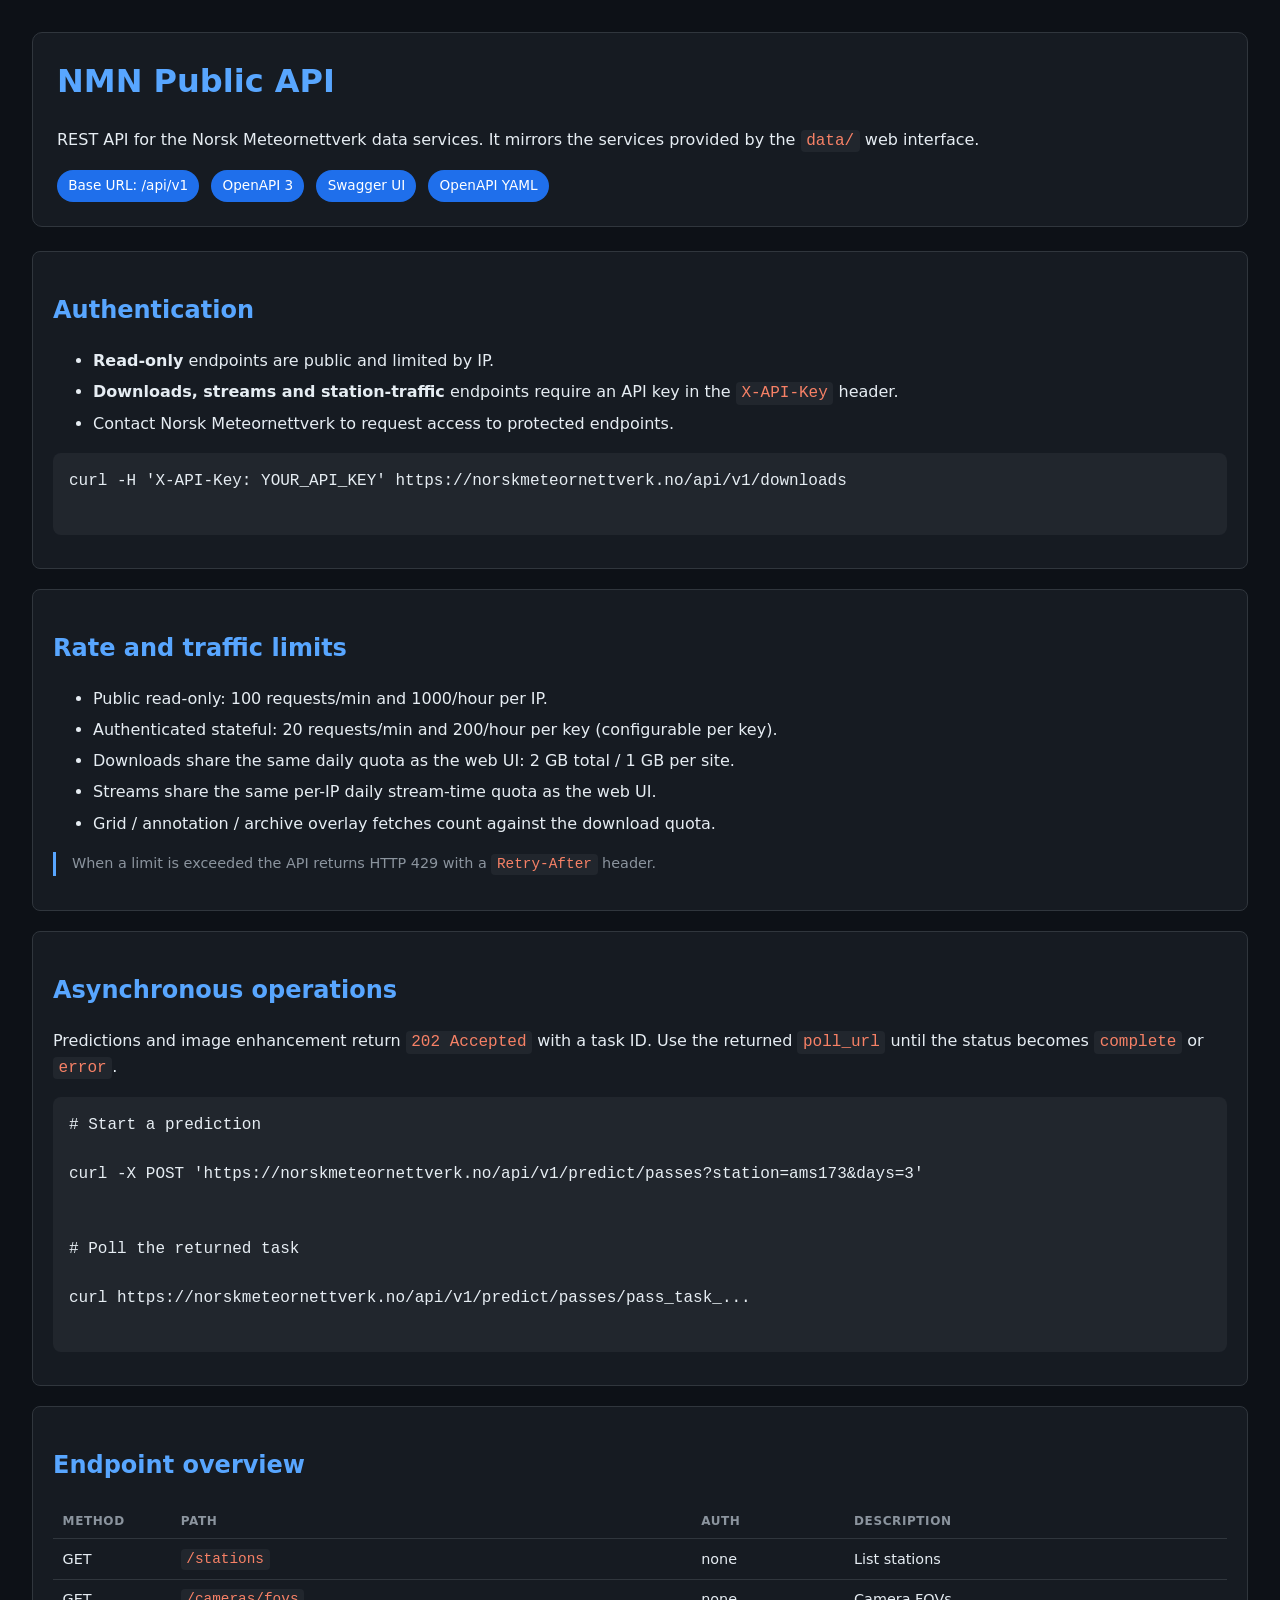
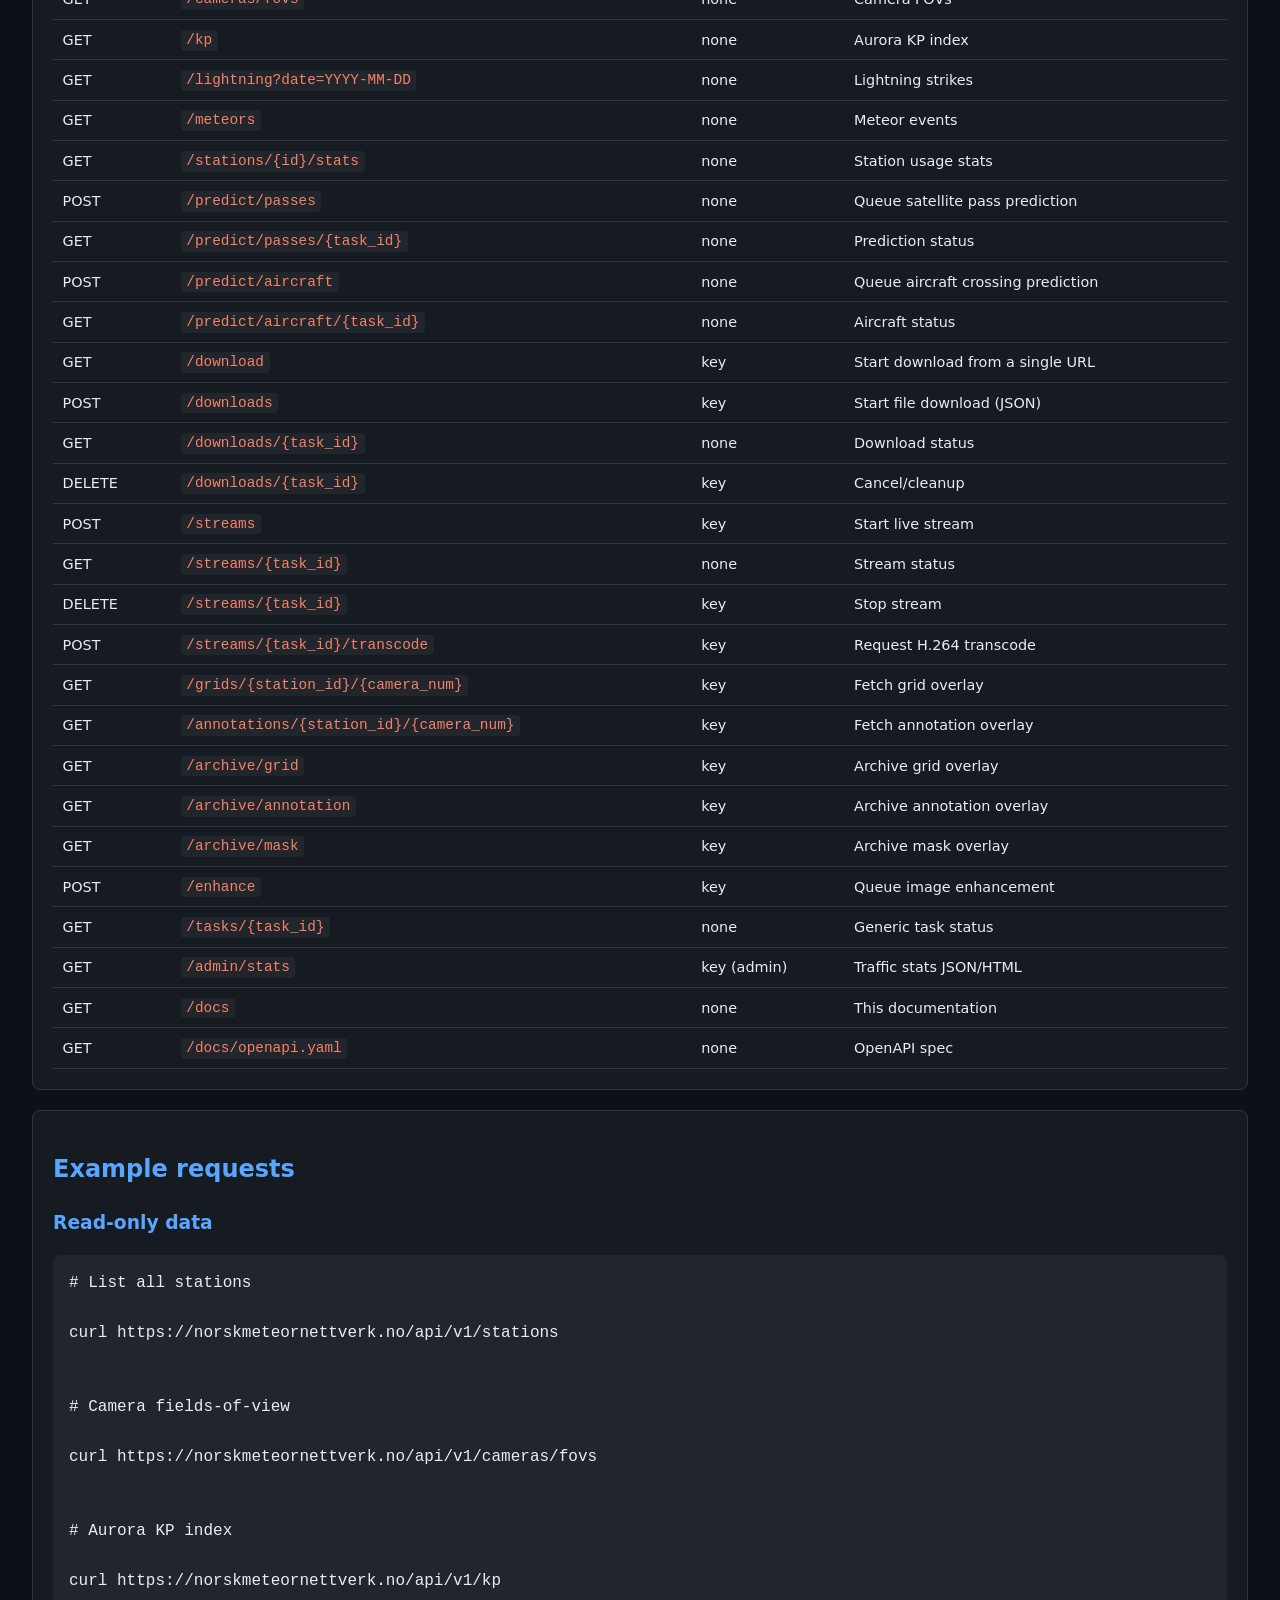
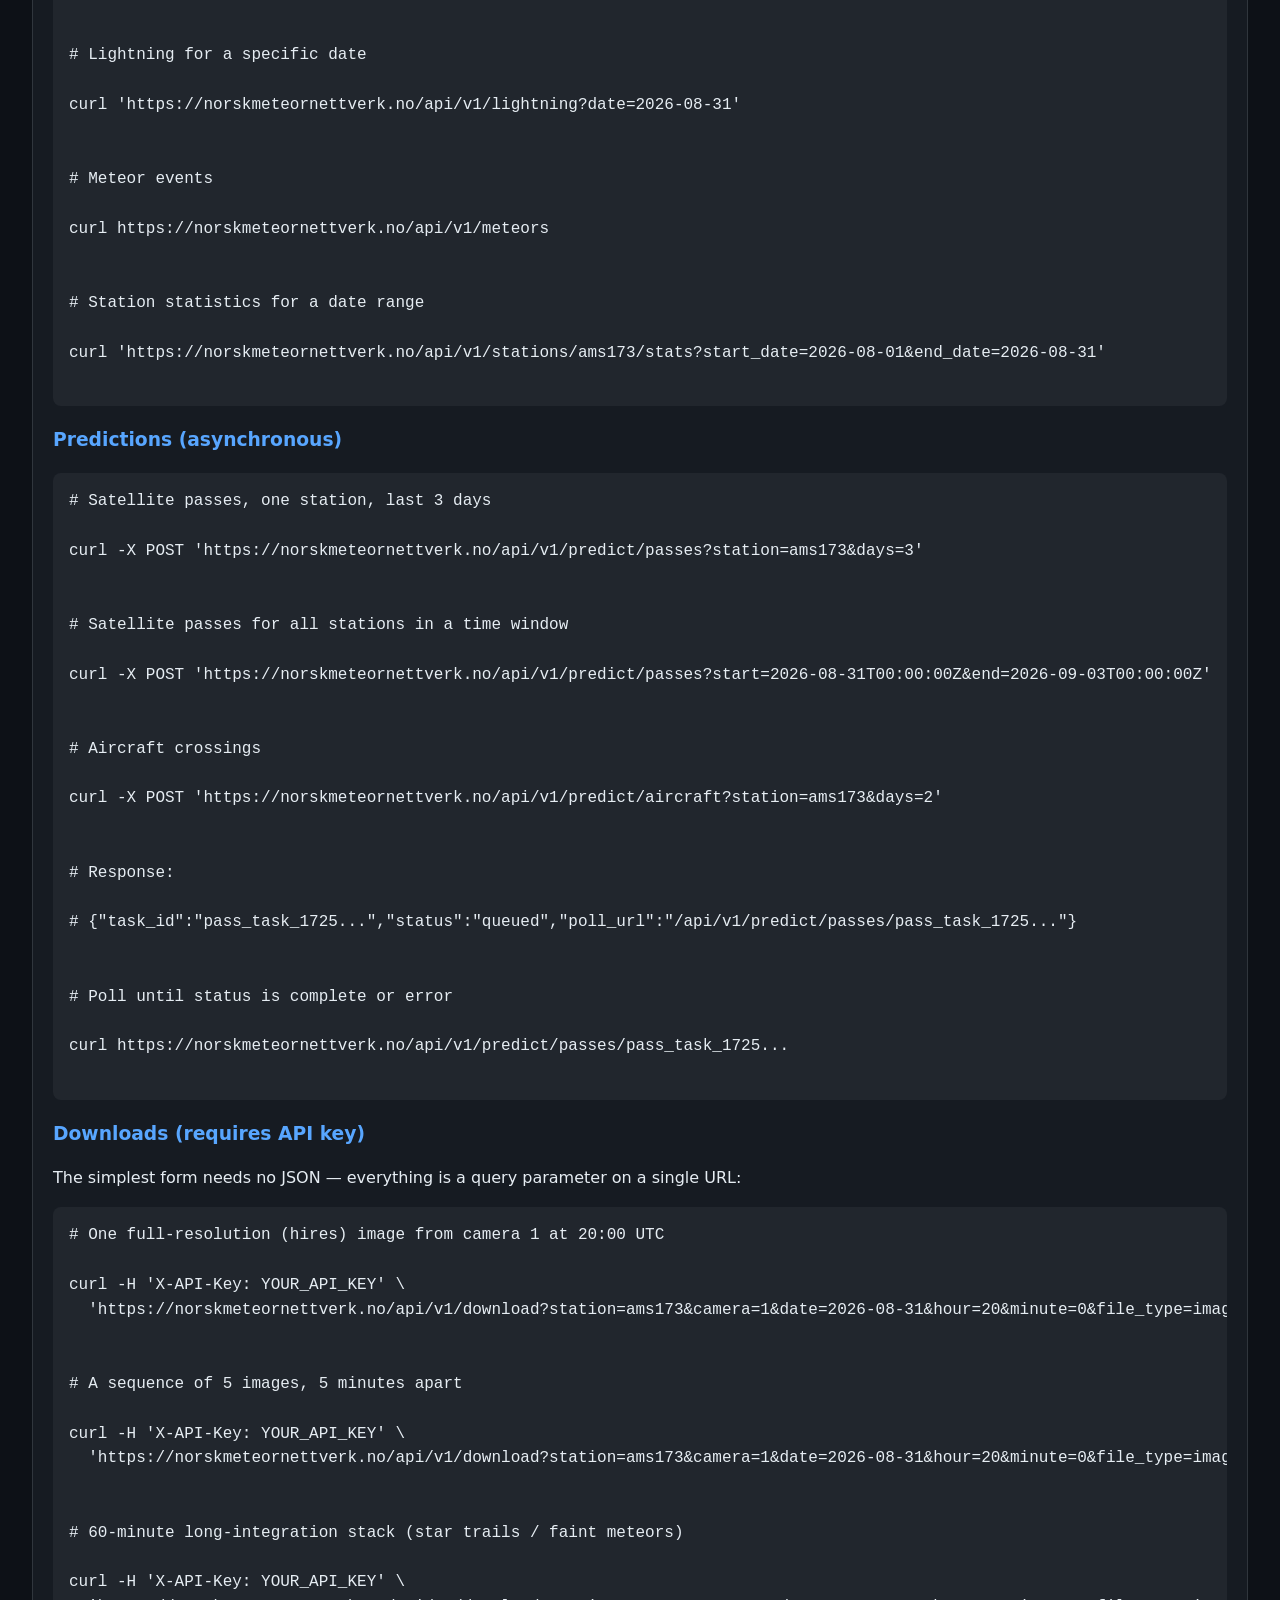
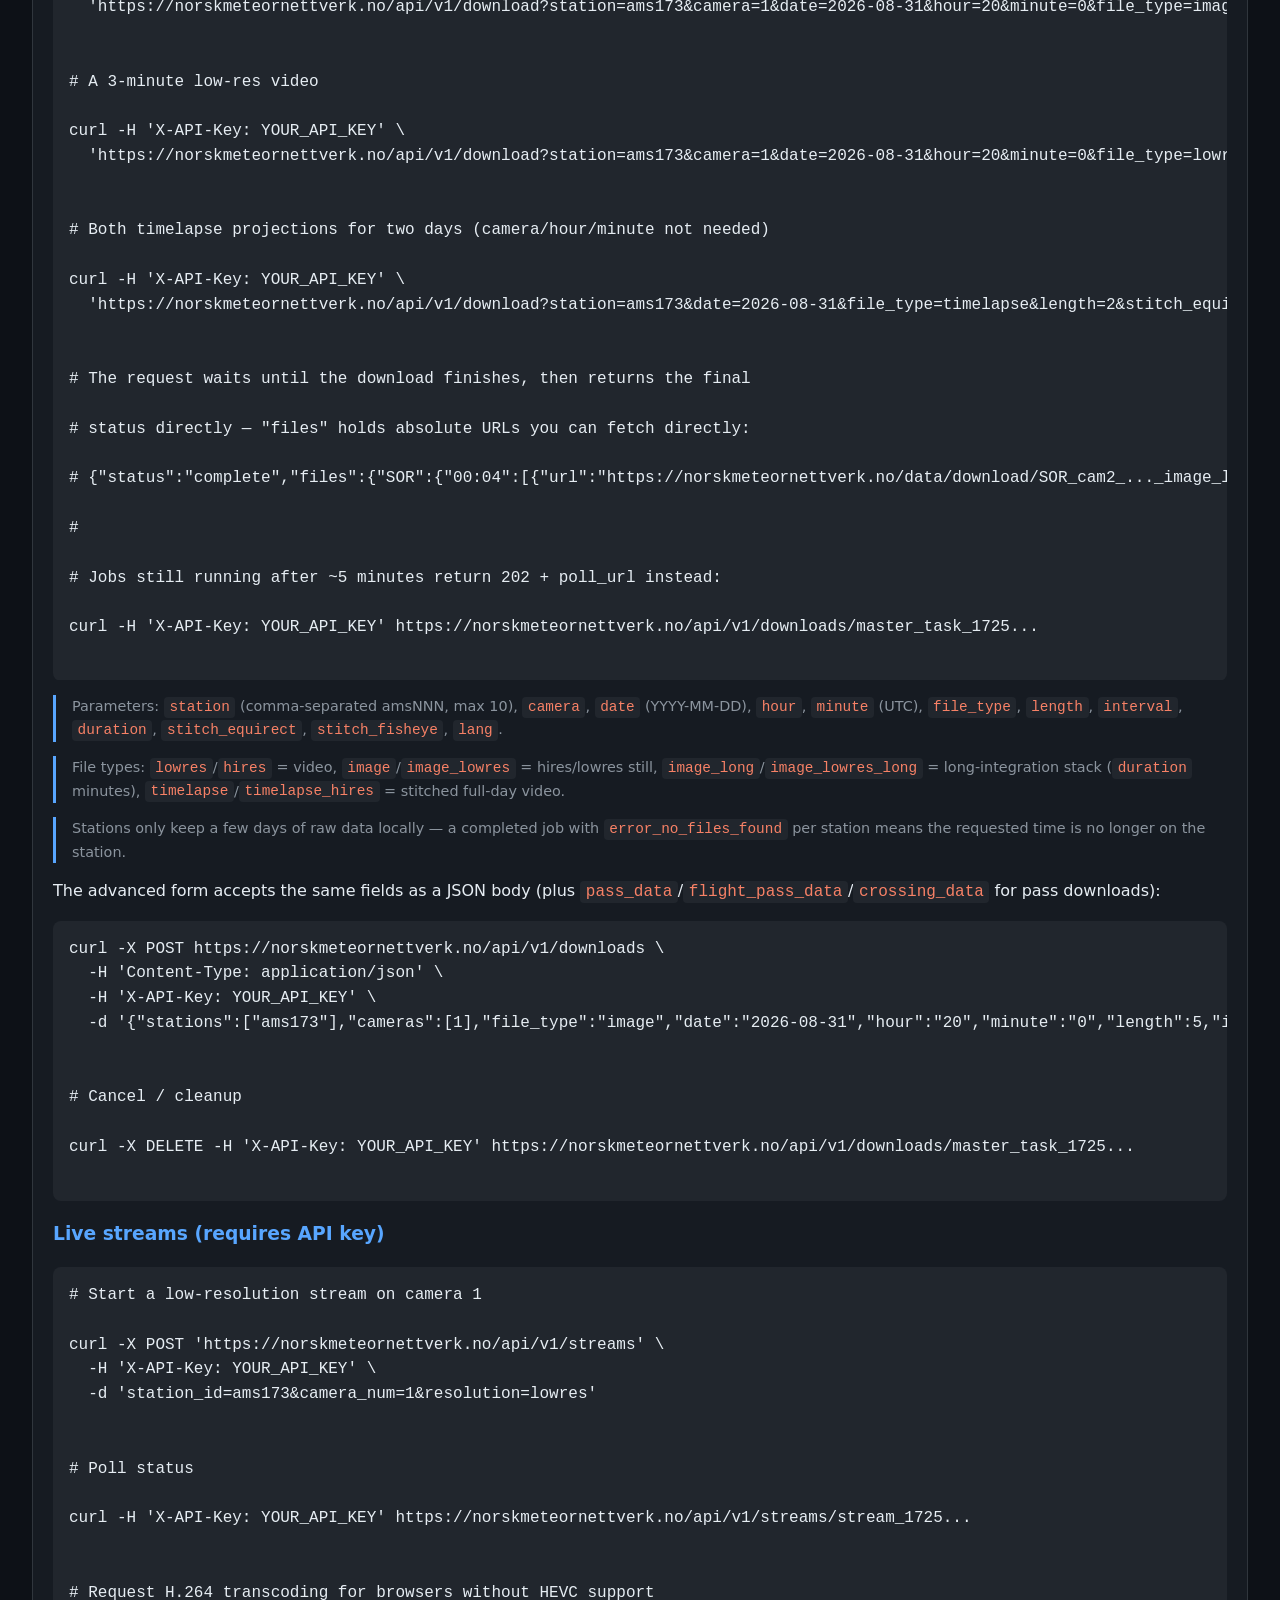
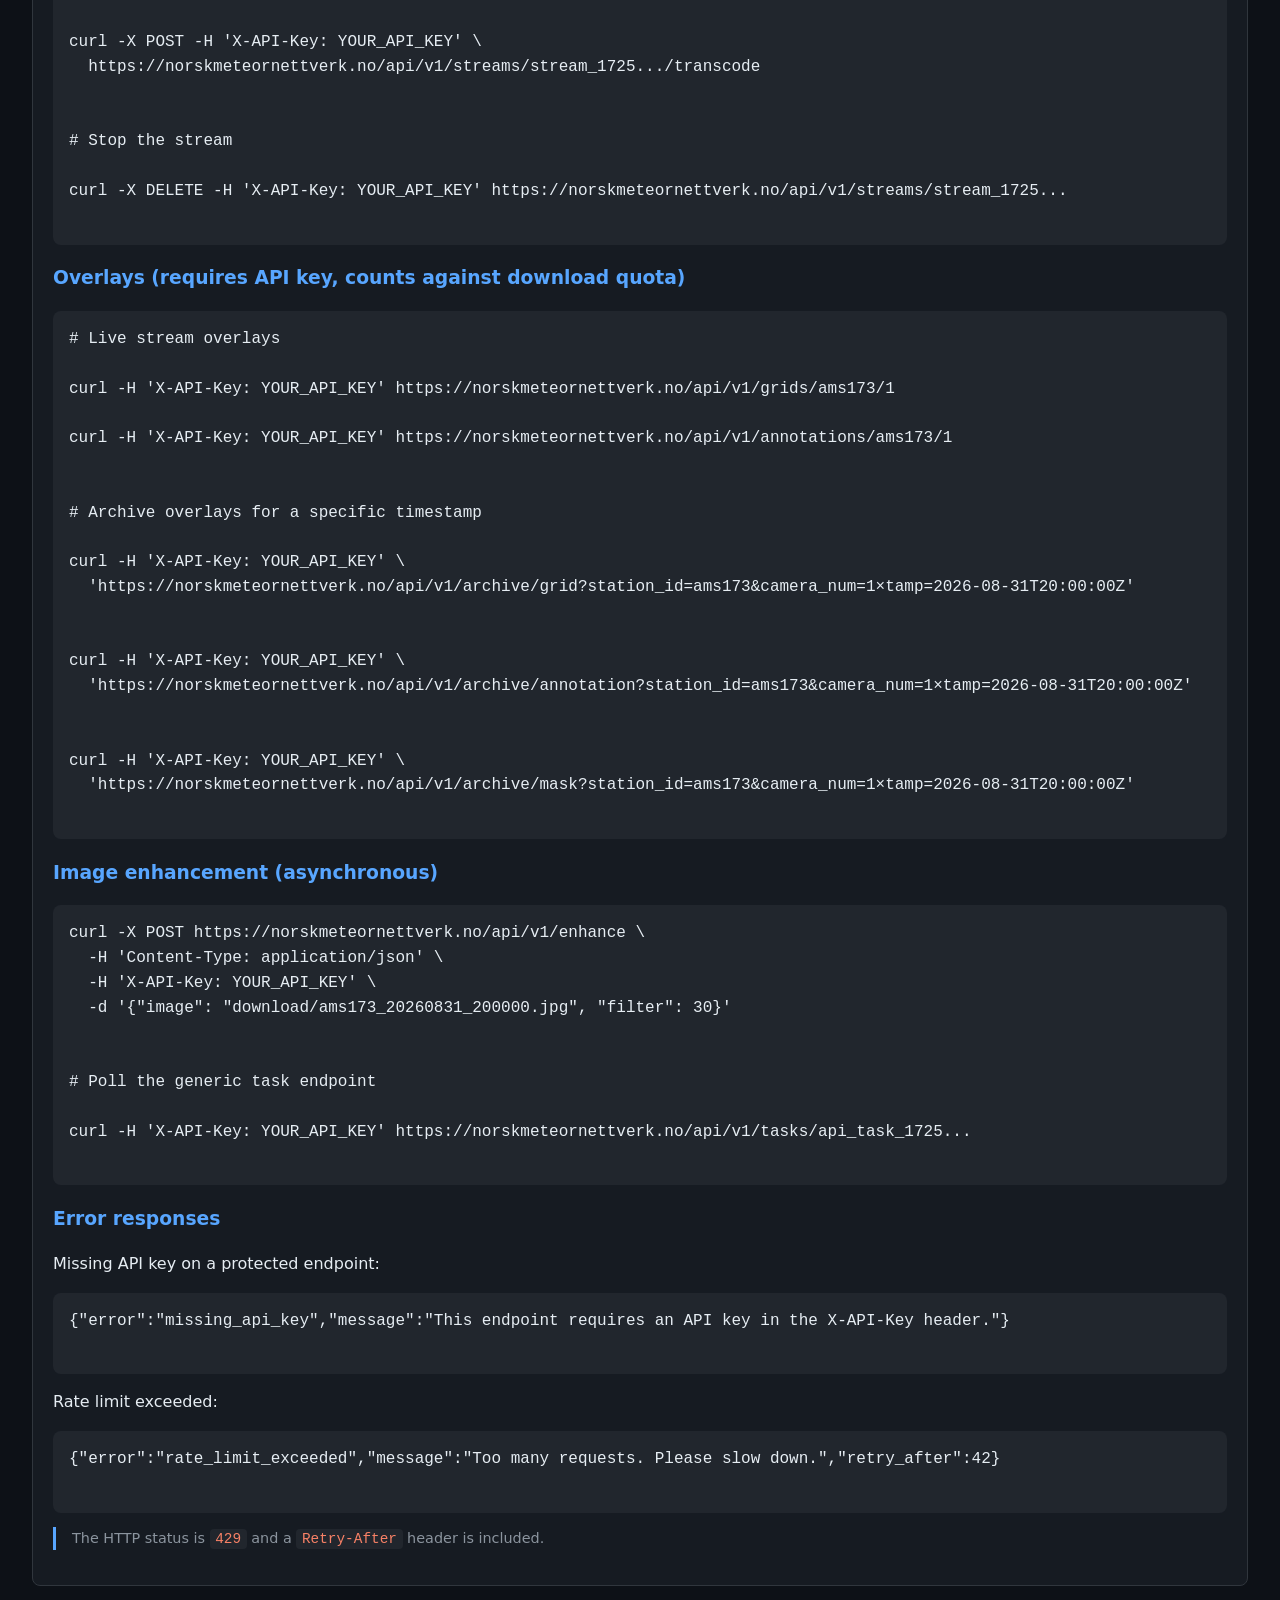
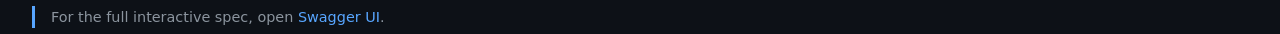
<file: api/docs/README.html>
<!DOCTYPE html>
<html lang="en">
<head>
  <meta charset="UTF-8">
  <meta name="viewport" content="width=device-width, initial-scale=1">
  <title>NMN Public API Documentation</title>
  <style>
    :root { --bg:#0d1117; --card:#161b22; --border:#30363d; --text:#e6edf3; --muted:#8b949e; --accent:#58a6ff; --code:#f78166; }
    body { font-family: system-ui, -apple-system, sans-serif; background: var(--bg); color: var(--text); line-height: 1.55; margin: 0; padding: 2rem; }
    .container { max-width: none; margin: 0; }
    h1, h2, h3 { color: var(--accent); }
    a { color: var(--accent); text-decoration: none; }
    a:hover { text-decoration: underline; }
    .hero { background: var(--card); border: 1px solid var(--border); border-radius: 10px; padding: 1.5rem; margin-bottom: 1.5rem; }
    .hero h1 { margin-top: 0; }
    .badges { display: flex; gap: .75rem; flex-wrap: wrap; margin-top: 1rem; }
    .badge { background: #1f6feb; color: #fff; padding: .35rem .7rem; border-radius: 999px; font-size: .85rem; }
    .card { background: var(--card); border: 1px solid var(--border); border-radius: 8px; padding: 1.25rem; margin-bottom: 1.25rem; }
    table { width: 100%; border-collapse: collapse; font-size: .9rem; }
    th, td { text-align: left; padding: .5rem .6rem; border-bottom: 1px solid var(--border); }
    th { color: var(--muted); text-transform: uppercase; font-size: .75rem; letter-spacing: .05em; }
    code { font-family: ui-monospace, SFMono-Regular, Menlo, monospace; background: #21262d; padding: .15rem .35rem; border-radius: 4px; color: var(--code); }
    pre { background: #21262d; padding: 1rem; border-radius: 8px; overflow-x: auto; position: relative; }
    .cmdline { display: block; position: relative; }
    .copy-line { position: absolute; right: 0; top: 0; background: none; border: none; color: var(--muted); cursor: pointer; font-size: .9em; line-height: 1.55; padding: 0 .3em; opacity: 0; transition: opacity .15s; font-family: inherit; }
    .cmdline:hover .copy-line, .copy-line:focus-visible { opacity: 1; }
    .copy-line:hover { color: var(--text); }
    .copy-line.copied { color: #3fb950; opacity: 1; }
    pre code { background: transparent; padding: 0; color: var(--text); }
    ul li { margin: .4rem 0; }
    .note { border-left: 3px solid var(--accent); padding-left: 1rem; color: var(--muted); font-size: .9rem; }
  </style>
</head>
<body>
<div class="container">
  <div class="hero">
    <h1>NMN Public API</h1>
    <p>REST API for the Norsk Meteornettverk data services. It mirrors the services provided by the <code>data/</code> web interface.</p>
    <div class="badges">
      <span class="badge">Base URL: /api/v1</span>
      <span class="badge">OpenAPI 3</span>
      <a class="badge" href="index.html">Swagger UI</a>
      <a class="badge" href="openapi.yaml">OpenAPI YAML</a>
    </div>
  </div>

  <div class="card">
    <h2>Authentication</h2>
    <ul>
      <li><strong>Read-only</strong> endpoints are public and limited by IP.</li>
      <li><strong>Downloads, streams and station-traffic</strong> endpoints require an API key in the <code>X-API-Key</code> header.</li>
      <li>Contact Norsk Meteornettverk to request access to protected endpoints.</li>
    </ul>
    <pre><code>curl -H 'X-API-Key: YOUR_API_KEY' https://norskmeteornettverk.no/api/v1/downloads</code></pre>
  </div>

  <div class="card">
    <h2>Rate and traffic limits</h2>
    <ul>
      <li>Public read-only: 100 requests/min and 1000/hour per IP.</li>
      <li>Authenticated stateful: 20 requests/min and 200/hour per key (configurable per key).</li>
      <li>Downloads share the same daily quota as the web UI: 2 GB total / 1 GB per site.</li>
      <li>Streams share the same per-IP daily stream-time quota as the web UI.</li>
      <li>Grid / annotation / archive overlay fetches count against the download quota.</li>
    </ul>
    <p class="note">When a limit is exceeded the API returns HTTP 429 with a <code>Retry-After</code> header.</p>
  </div>

  <div class="card">
    <h2>Asynchronous operations</h2>
    <p>Predictions and image enhancement return <code>202 Accepted</code> with a task ID. Use the returned <code>poll_url</code> until the status becomes <code>complete</code> or <code>error</code>.</p>
    <pre><code># Start a prediction
curl -X POST 'https://norskmeteornettverk.no/api/v1/predict/passes?station=ams173&days=3'

# Poll the returned task
curl https://norskmeteornettverk.no/api/v1/predict/passes/pass_task_...</code></pre>
  </div>

  <div class="card">
    <h2>Endpoint overview</h2>
    <table>
      <thead><tr><th>Method</th><th>Path</th><th>Auth</th><th>Description</th></tr></thead>
      <tbody>
        <tr><td>GET</td><td><code>/stations</code></td><td>none</td><td>List stations</td></tr>
        <tr><td>GET</td><td><code>/cameras/fovs</code></td><td>none</td><td>Camera FOVs</td></tr>
        <tr><td>GET</td><td><code>/kp</code></td><td>none</td><td>Aurora KP index</td></tr>
        <tr><td>GET</td><td><code>/lightning?date=YYYY-MM-DD</code></td><td>none</td><td>Lightning strikes</td></tr>
        <tr><td>GET</td><td><code>/meteors</code></td><td>none</td><td>Meteor events</td></tr>
        <tr><td>GET</td><td><code>/stations/{id}/stats</code></td><td>none</td><td>Station usage stats</td></tr>
        <tr><td>POST</td><td><code>/predict/passes</code></td><td>none</td><td>Queue satellite pass prediction</td></tr>
        <tr><td>GET</td><td><code>/predict/passes/{task_id}</code></td><td>none</td><td>Prediction status</td></tr>
        <tr><td>POST</td><td><code>/predict/aircraft</code></td><td>none</td><td>Queue aircraft crossing prediction</td></tr>
        <tr><td>GET</td><td><code>/predict/aircraft/{task_id}</code></td><td>none</td><td>Aircraft status</td></tr>
        <tr><td>GET</td><td><code>/download</code></td><td>key</td><td>Start download from a single URL</td></tr>
        <tr><td>POST</td><td><code>/downloads</code></td><td>key</td><td>Start file download (JSON)</td></tr>
        <tr><td>GET</td><td><code>/downloads/{task_id}</code></td><td>none</td><td>Download status</td></tr>
        <tr><td>DELETE</td><td><code>/downloads/{task_id}</code></td><td>key</td><td>Cancel/cleanup</td></tr>
        <tr><td>POST</td><td><code>/streams</code></td><td>key</td><td>Start live stream</td></tr>
        <tr><td>GET</td><td><code>/streams/{task_id}</code></td><td>none</td><td>Stream status</td></tr>
        <tr><td>DELETE</td><td><code>/streams/{task_id}</code></td><td>key</td><td>Stop stream</td></tr>
        <tr><td>POST</td><td><code>/streams/{task_id}/transcode</code></td><td>key</td><td>Request H.264 transcode</td></tr>
        <tr><td>GET</td><td><code>/grids/{station_id}/{camera_num}</code></td><td>key</td><td>Fetch grid overlay</td></tr>
        <tr><td>GET</td><td><code>/annotations/{station_id}/{camera_num}</code></td><td>key</td><td>Fetch annotation overlay</td></tr>
        <tr><td>GET</td><td><code>/archive/grid</code></td><td>key</td><td>Archive grid overlay</td></tr>
        <tr><td>GET</td><td><code>/archive/annotation</code></td><td>key</td><td>Archive annotation overlay</td></tr>
        <tr><td>GET</td><td><code>/archive/mask</code></td><td>key</td><td>Archive mask overlay</td></tr>
        <tr><td>POST</td><td><code>/enhance</code></td><td>key</td><td>Queue image enhancement</td></tr>
        <tr><td>GET</td><td><code>/tasks/{task_id}</code></td><td>none</td><td>Generic task status</td></tr>
        <tr><td>GET</td><td><code>/admin/stats</code></td><td>key (admin)</td><td>Traffic stats JSON/HTML</td></tr>
        <tr><td>GET</td><td><code>/docs</code></td><td>none</td><td>This documentation</td></tr>
        <tr><td>GET</td><td><code>/docs/openapi.yaml</code></td><td>none</td><td>OpenAPI spec</td></tr>
      </tbody>
    </table>
  </div>

  <div class="card">
    <h2>Example requests</h2>

    <h3>Read-only data</h3>
    <pre><code># List all stations
curl https://norskmeteornettverk.no/api/v1/stations

# Camera fields-of-view
curl https://norskmeteornettverk.no/api/v1/cameras/fovs

# Aurora KP index
curl https://norskmeteornettverk.no/api/v1/kp

# Lightning for a specific date
curl 'https://norskmeteornettverk.no/api/v1/lightning?date=2026-08-31'

# Meteor events
curl https://norskmeteornettverk.no/api/v1/meteors

# Station statistics for a date range
curl 'https://norskmeteornettverk.no/api/v1/stations/ams173/stats?start_date=2026-08-01&end_date=2026-08-31'</code></pre>

    <h3>Predictions (asynchronous)</h3>
    <pre><code># Satellite passes, one station, last 3 days
curl -X POST 'https://norskmeteornettverk.no/api/v1/predict/passes?station=ams173&days=3'

# Satellite passes for all stations in a time window
curl -X POST 'https://norskmeteornettverk.no/api/v1/predict/passes?start=2026-08-31T00:00:00Z&end=2026-09-03T00:00:00Z'

# Aircraft crossings
curl -X POST 'https://norskmeteornettverk.no/api/v1/predict/aircraft?station=ams173&days=2'

# Response:
# {"task_id":"pass_task_1725...","status":"queued","poll_url":"/api/v1/predict/passes/pass_task_1725..."}

# Poll until status is complete or error
curl https://norskmeteornettverk.no/api/v1/predict/passes/pass_task_1725...</code></pre>

    <h3>Downloads (requires API key)</h3>
    <p>The simplest form needs no JSON — everything is a query parameter on a single URL:</p>
    <pre><code># One full-resolution (hires) image from camera 1 at 20:00 UTC
curl -H 'X-API-Key: YOUR_API_KEY' \
  'https://norskmeteornettverk.no/api/v1/download?station=ams173&camera=1&date=2026-08-31&hour=20&minute=0&file_type=image'

# A sequence of 5 images, 5 minutes apart
curl -H 'X-API-Key: YOUR_API_KEY' \
  'https://norskmeteornettverk.no/api/v1/download?station=ams173&camera=1&date=2026-08-31&hour=20&minute=0&file_type=image&length=5&interval=5'

# 60-minute long-integration stack (star trails / faint meteors)
curl -H 'X-API-Key: YOUR_API_KEY' \
  'https://norskmeteornettverk.no/api/v1/download?station=ams173&camera=1&date=2026-08-31&hour=20&minute=0&file_type=image_long&duration=60'

# A 3-minute low-res video
curl -H 'X-API-Key: YOUR_API_KEY' \
  'https://norskmeteornettverk.no/api/v1/download?station=ams173&camera=1&date=2026-08-31&hour=20&minute=0&file_type=lowres&duration=3'

# Both timelapse projections for two days (camera/hour/minute not needed)
curl -H 'X-API-Key: YOUR_API_KEY' \
  'https://norskmeteornettverk.no/api/v1/download?station=ams173&date=2026-08-31&file_type=timelapse&length=2&stitch_equirect=1&stitch_fisheye=1'

# The request waits until the download finishes, then returns the final
# status directly — "files" holds absolute URLs you can fetch directly:
# {"status":"complete","files":{"SOR":{"00:04":[{"url":"https://norskmeteornettverk.no/data/download/SOR_cam2_..._image_lowres.jpg",...}]}},"errors":{}}
#
# Jobs still running after ~5 minutes return 202 + poll_url instead:
curl -H 'X-API-Key: YOUR_API_KEY' https://norskmeteornettverk.no/api/v1/downloads/master_task_1725...</code></pre>
    <p class="note">Parameters: <code>station</code> (comma-separated amsNNN, max 10), <code>camera</code>, <code>date</code> (YYYY-MM-DD), <code>hour</code>, <code>minute</code> (UTC), <code>file_type</code>, <code>length</code>, <code>interval</code>, <code>duration</code>, <code>stitch_equirect</code>, <code>stitch_fisheye</code>, <code>lang</code>.</p>
    <p class="note">File types: <code>lowres</code>/<code>hires</code> = video, <code>image</code>/<code>image_lowres</code> = hires/lowres still, <code>image_long</code>/<code>image_lowres_long</code> = long-integration stack (<code>duration</code> minutes), <code>timelapse</code>/<code>timelapse_hires</code> = stitched full-day video.</p>
    <p class="note">Stations only keep a few days of raw data locally — a completed job with <code>error_no_files_found</code> per station means the requested time is no longer on the station.</p>
    <p>The advanced form accepts the same fields as a JSON body (plus <code>pass_data</code>/<code>flight_pass_data</code>/<code>crossing_data</code> for pass downloads):</p>
    <pre><code>curl -X POST https://norskmeteornettverk.no/api/v1/downloads \
  -H 'Content-Type: application/json' \
  -H 'X-API-Key: YOUR_API_KEY' \
  -d '{"stations":["ams173"],"cameras":[1],"file_type":"image","date":"2026-08-31","hour":"20","minute":"0","length":5,"interval":5}'

# Cancel / cleanup
curl -X DELETE -H 'X-API-Key: YOUR_API_KEY' https://norskmeteornettverk.no/api/v1/downloads/master_task_1725...</code></pre>

    <h3>Live streams (requires API key)</h3>
    <pre><code># Start a low-resolution stream on camera 1
curl -X POST 'https://norskmeteornettverk.no/api/v1/streams' \
  -H 'X-API-Key: YOUR_API_KEY' \
  -d 'station_id=ams173&camera_num=1&resolution=lowres'

# Poll status
curl -H 'X-API-Key: YOUR_API_KEY' https://norskmeteornettverk.no/api/v1/streams/stream_1725...

# Request H.264 transcoding for browsers without HEVC support
curl -X POST -H 'X-API-Key: YOUR_API_KEY' \
  https://norskmeteornettverk.no/api/v1/streams/stream_1725.../transcode

# Stop the stream
curl -X DELETE -H 'X-API-Key: YOUR_API_KEY' https://norskmeteornettverk.no/api/v1/streams/stream_1725...</code></pre>

    <h3>Overlays (requires API key, counts against download quota)</h3>
    <pre><code># Live stream overlays
curl -H 'X-API-Key: YOUR_API_KEY' https://norskmeteornettverk.no/api/v1/grids/ams173/1
curl -H 'X-API-Key: YOUR_API_KEY' https://norskmeteornettverk.no/api/v1/annotations/ams173/1

# Archive overlays for a specific timestamp
curl -H 'X-API-Key: YOUR_API_KEY' \
  'https://norskmeteornettverk.no/api/v1/archive/grid?station_id=ams173&camera_num=1&timestamp=2026-08-31T20:00:00Z'

curl -H 'X-API-Key: YOUR_API_KEY' \
  'https://norskmeteornettverk.no/api/v1/archive/annotation?station_id=ams173&camera_num=1&timestamp=2026-08-31T20:00:00Z'

curl -H 'X-API-Key: YOUR_API_KEY' \
  'https://norskmeteornettverk.no/api/v1/archive/mask?station_id=ams173&camera_num=1&timestamp=2026-08-31T20:00:00Z'</code></pre>

    <h3>Image enhancement (asynchronous)</h3>
    <pre><code>curl -X POST https://norskmeteornettverk.no/api/v1/enhance \
  -H 'Content-Type: application/json' \
  -H 'X-API-Key: YOUR_API_KEY' \
  -d '{"image": "download/ams173_20260831_200000.jpg", "filter": 30}'

# Poll the generic task endpoint
curl -H 'X-API-Key: YOUR_API_KEY' https://norskmeteornettverk.no/api/v1/tasks/api_task_1725...</code></pre>

    <h3>Error responses</h3>
    <p>Missing API key on a protected endpoint:</p>
    <pre><code>{"error":"missing_api_key","message":"This endpoint requires an API key in the X-API-Key header."}</code></pre>
    <p>Rate limit exceeded:</p>
    <pre><code>{"error":"rate_limit_exceeded","message":"Too many requests. Please slow down.","retry_after":42}</code></pre>
    <p class="note">The HTTP status is <code>429</code> and a <code>Retry-After</code> header is included.</p>
  </div>

  <p class="note">For the full interactive spec, open <a href="index.html">Swagger UI</a>.</p>
</div>
<script>
// Copy-to-clipboard: one hover icon per command line.  Lines ending in
// a backslash (and indented continuations) are grouped so multi-line
// commands copy whole.
function _copyText(text, onDone, onFail) {
  if (navigator.clipboard && navigator.clipboard.writeText) {
    navigator.clipboard.writeText(text).then(onDone, onFail);
  } else {
    var ta = document.createElement('textarea');
    ta.value = text; document.body.appendChild(ta); ta.select();
    try { document.execCommand('copy'); onDone(); } catch (e) { onFail(); }
    document.body.removeChild(ta);
  }
}
function _flash(btn, label) {
  var orig = btn.textContent;
  btn.textContent = label;
  btn.classList.add('copied');
  setTimeout(function () { btn.textContent = orig; btn.classList.remove('copied'); }, 1500);
}
document.querySelectorAll('pre').forEach(function (pre) {
  var code = pre.querySelector('code');
  var text = (code || pre).innerText.replace(/\n$/, '');
  var lines = text.split('\n');

  // Group physical lines into logical commands.
  var groups = [], cur = null;
  lines.forEach(function (line) {
    var cont = cur && (/\\\s*$/.test(cur[cur.length - 1]) || (/^\s/.test(line) && line.trim() !== ''));
    if (cont) { cur.push(line); } else { cur = [line]; groups.push(cur); }
  });

  var frag = document.createDocumentFragment();
  groups.forEach(function (g) {
    var span = document.createElement('span');
    span.className = 'cmdline';
    span.textContent = g.join('\n');
    if (g[0].trim() !== '' && !g[0].trim().startsWith('#')) {
      var btn = document.createElement('button');
      btn.className = 'copy-line';
      btn.type = 'button';
      btn.textContent = '⧉';
      btn.title = 'Copy command';
      btn.setAttribute('aria-label', 'Copy command to clipboard');
      btn.addEventListener('click', function () {
        _copyText(g.join('\n'), function () { _flash(btn, '✓'); }, function () { _flash(btn, '✗'); });
      });
      span.appendChild(btn);
    }
    frag.appendChild(span);
    frag.appendChild(document.createTextNode('\n'));
  });

  (code || pre).textContent = '';
  (code || pre).appendChild(frag);
});
</script>
</body>
</html>
</file>
